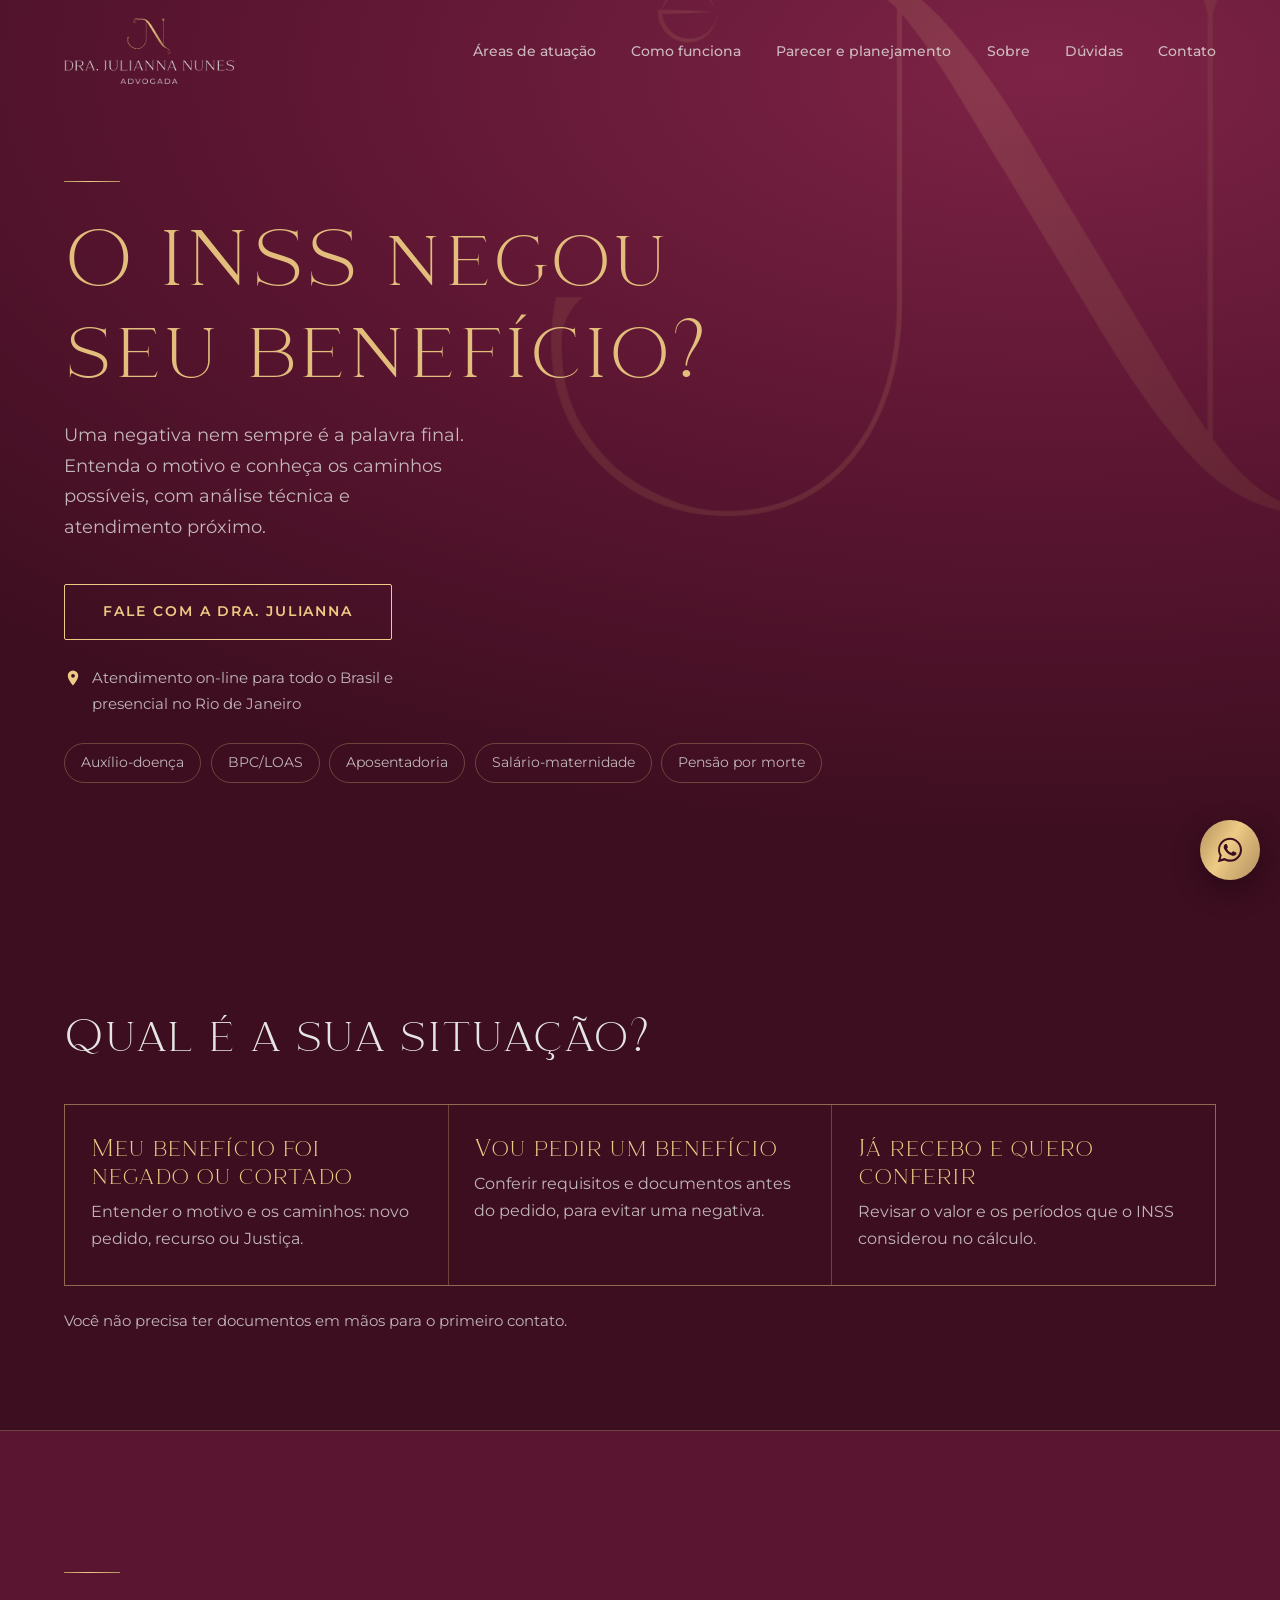
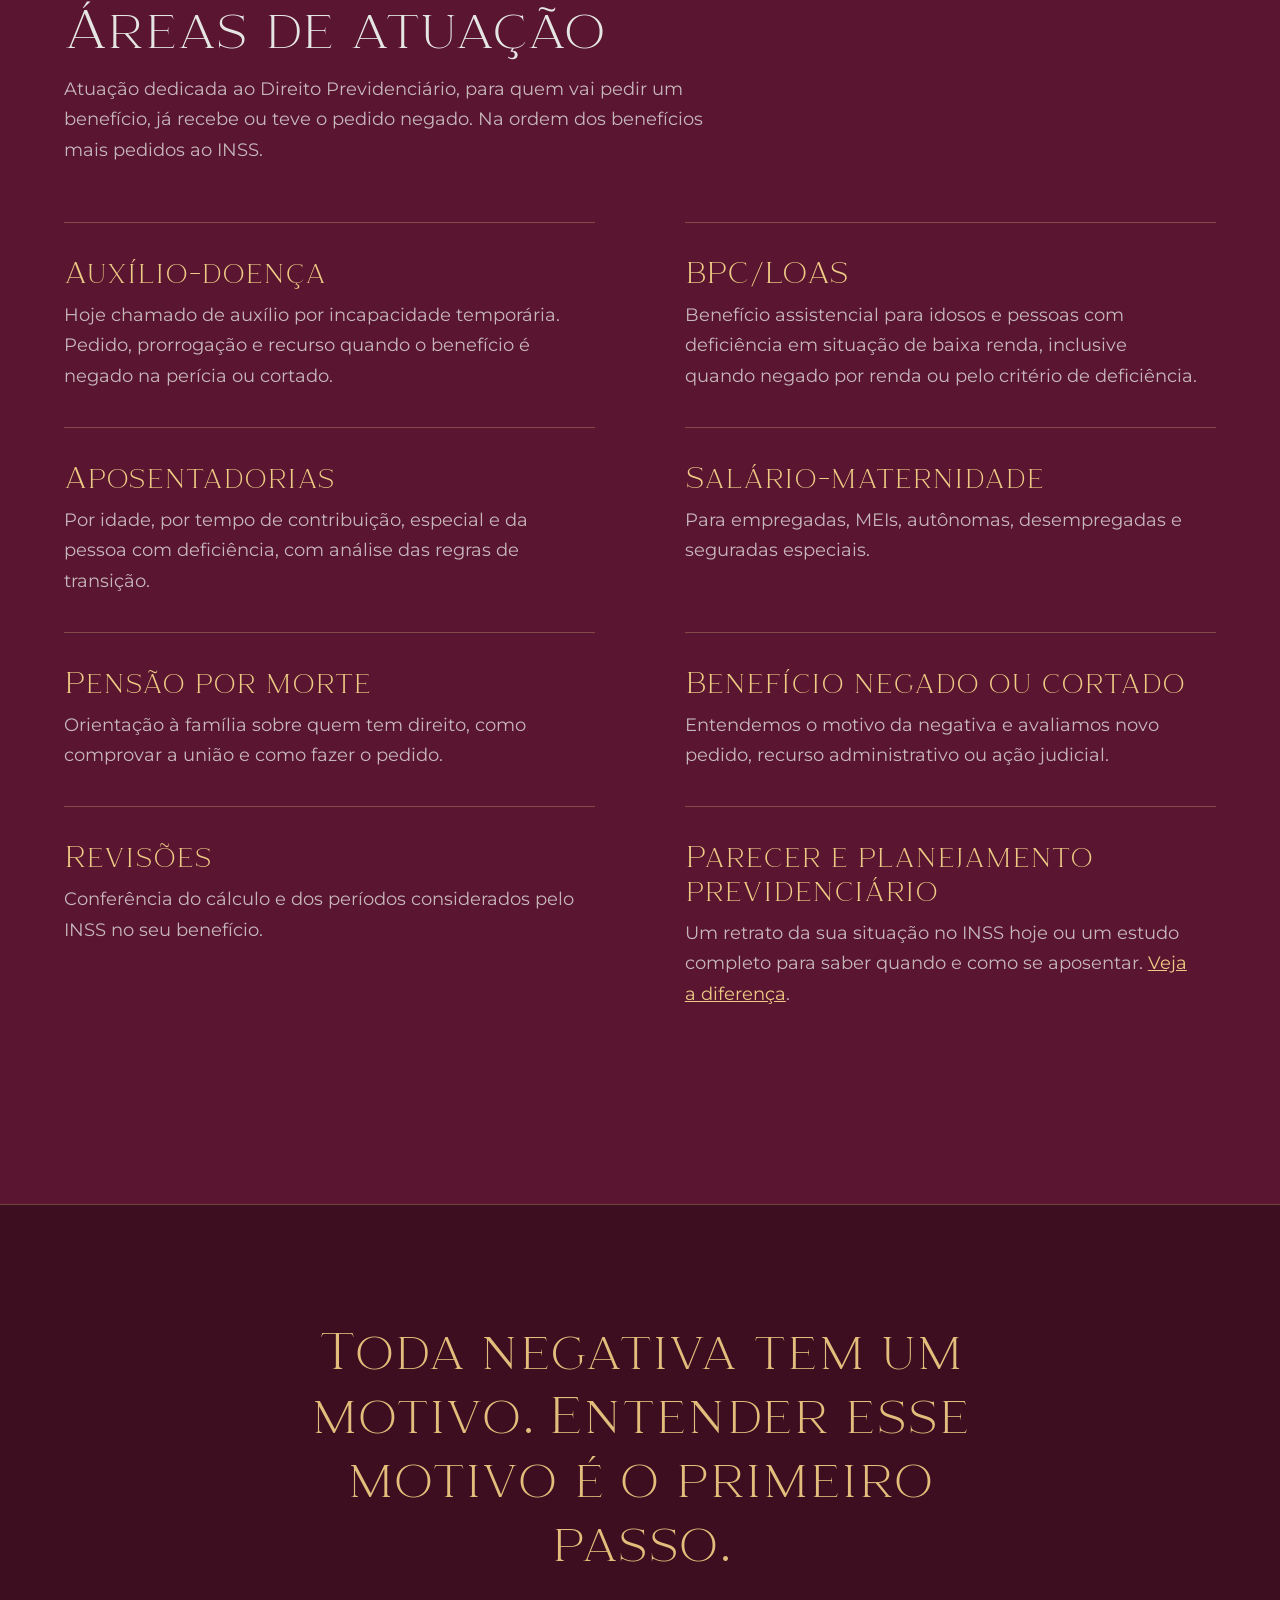
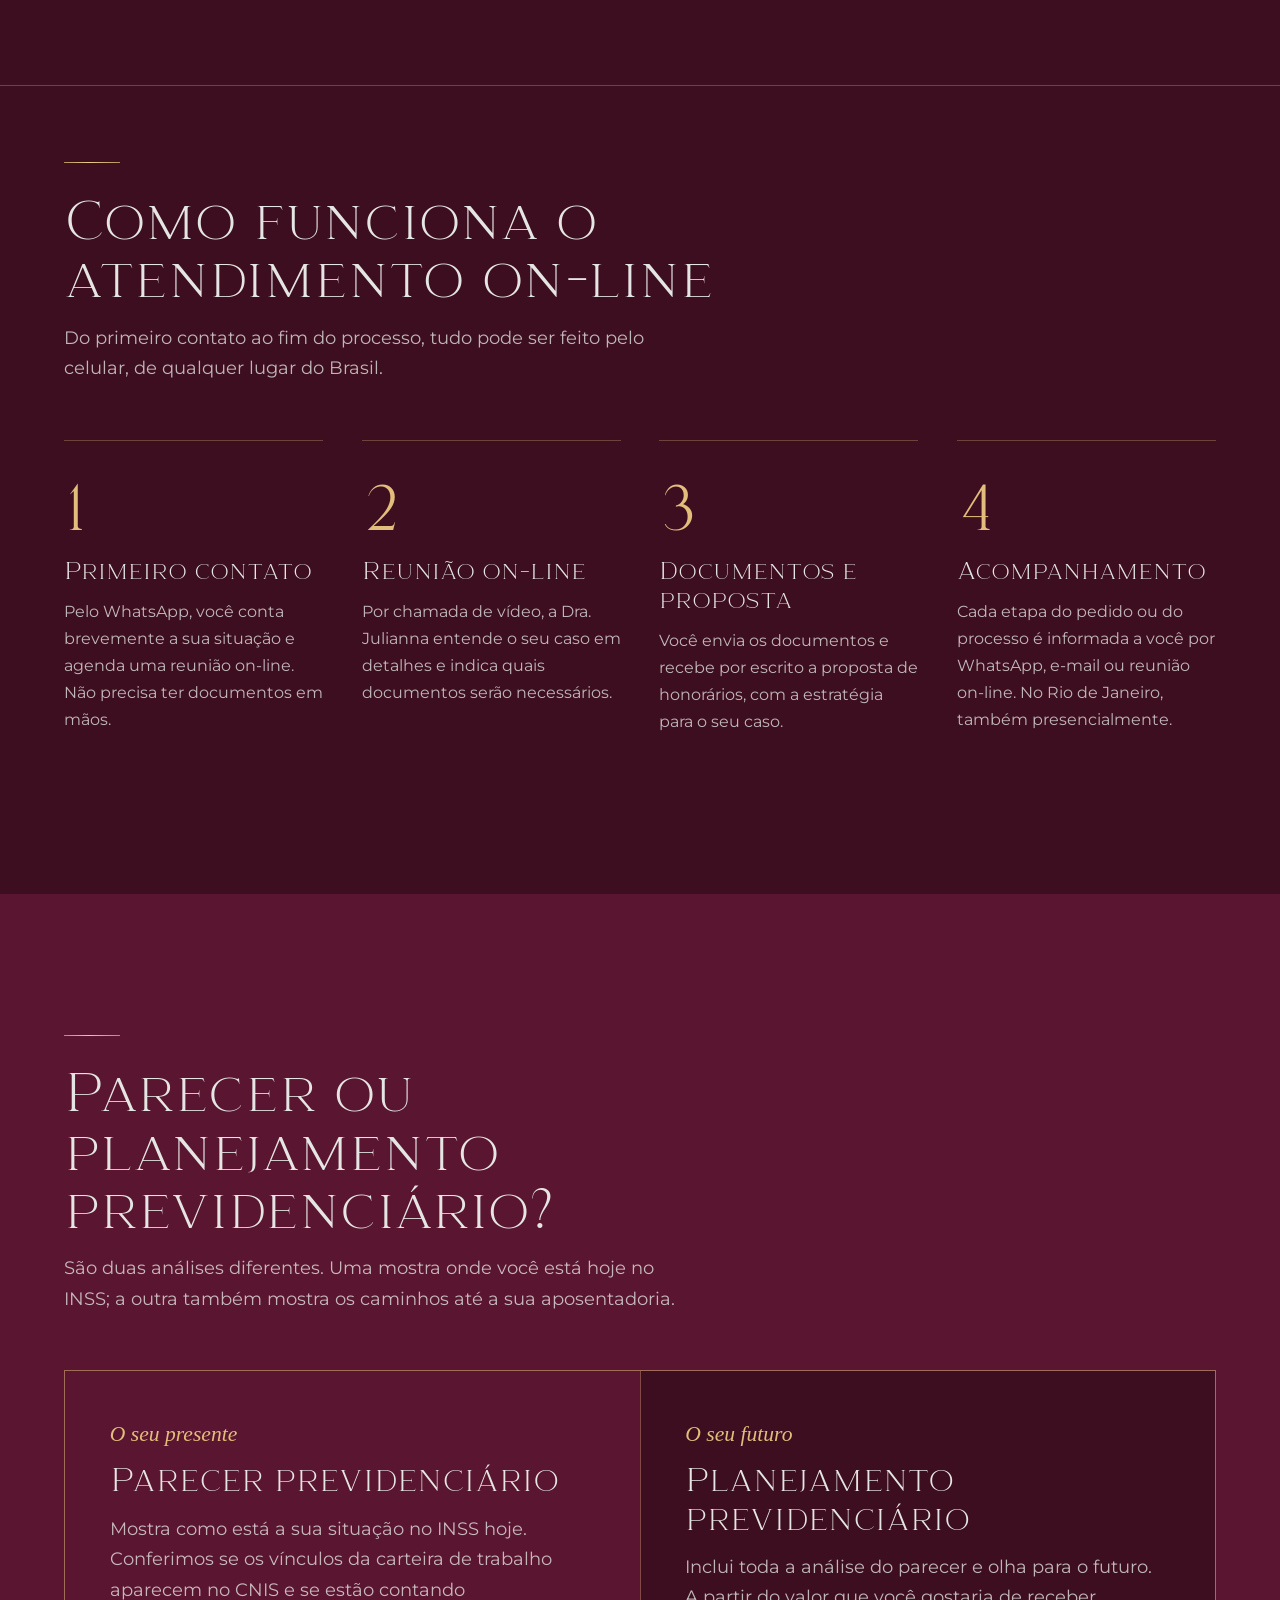
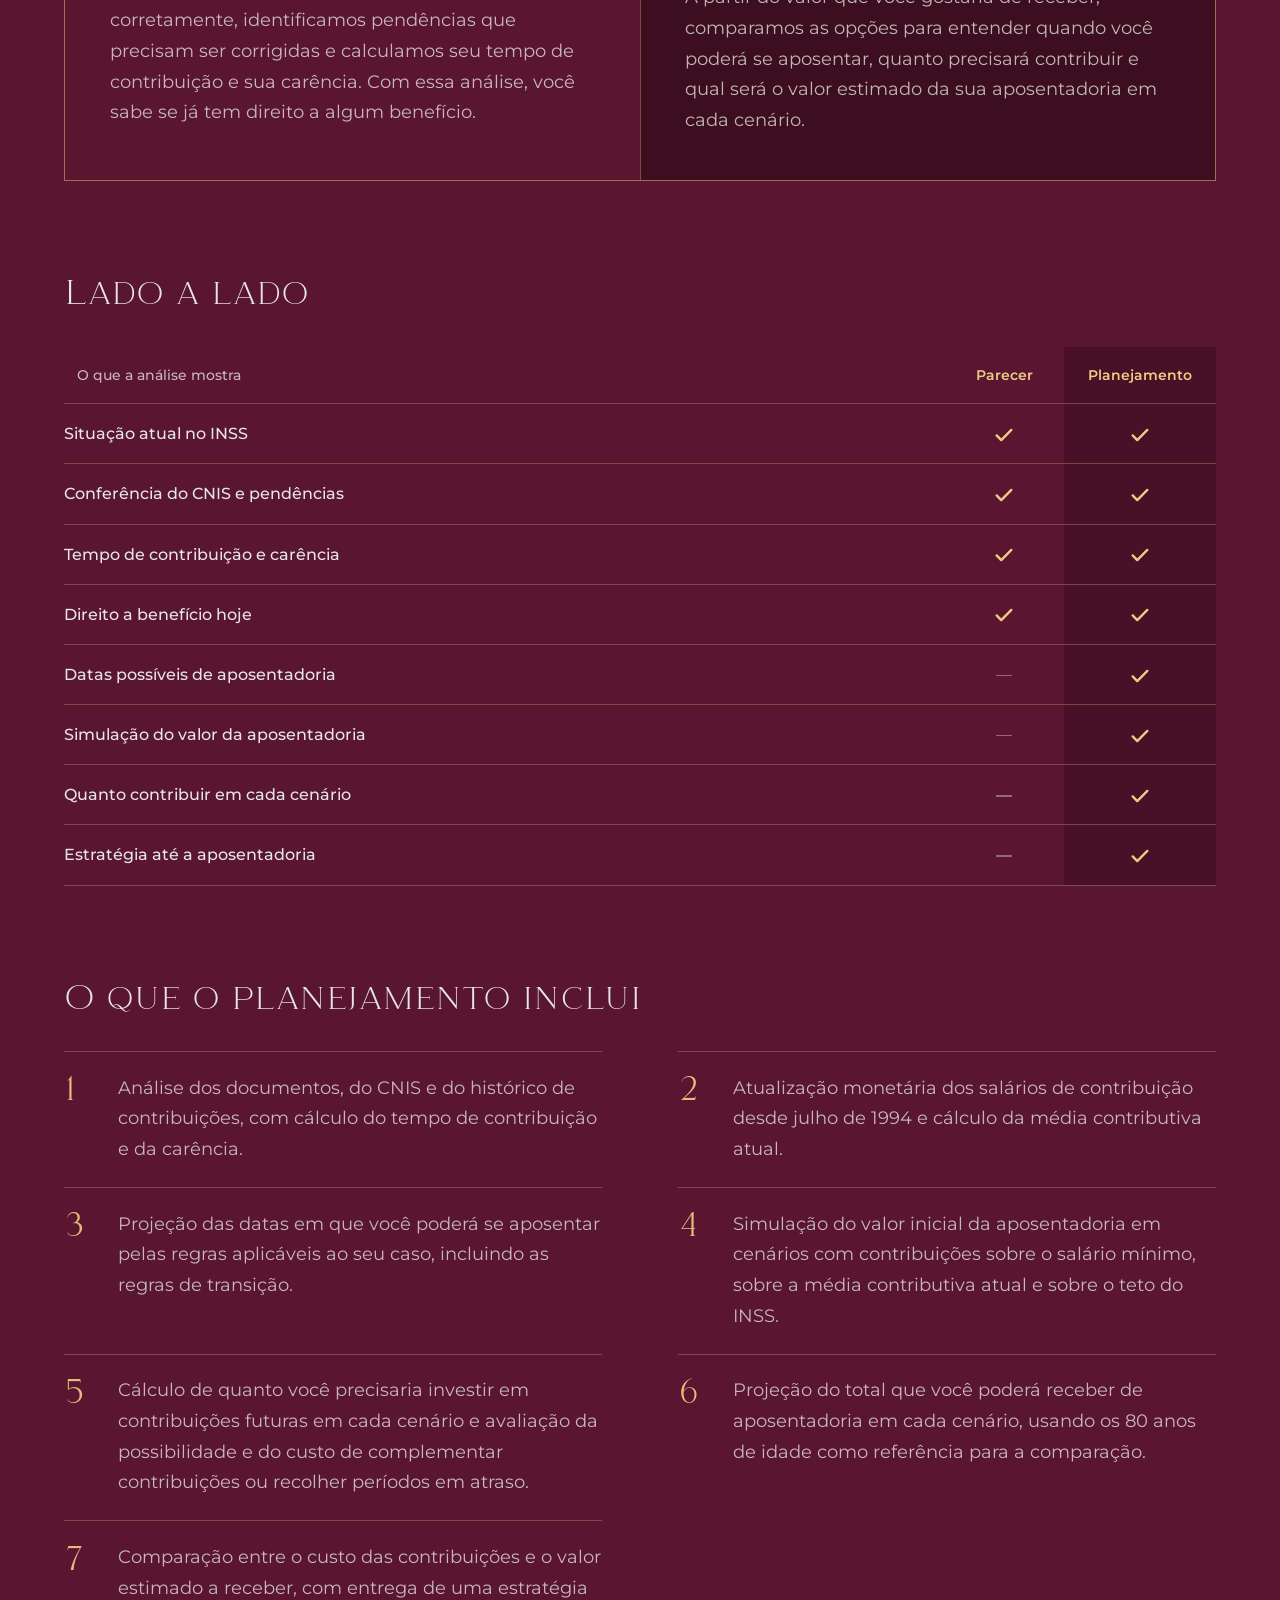
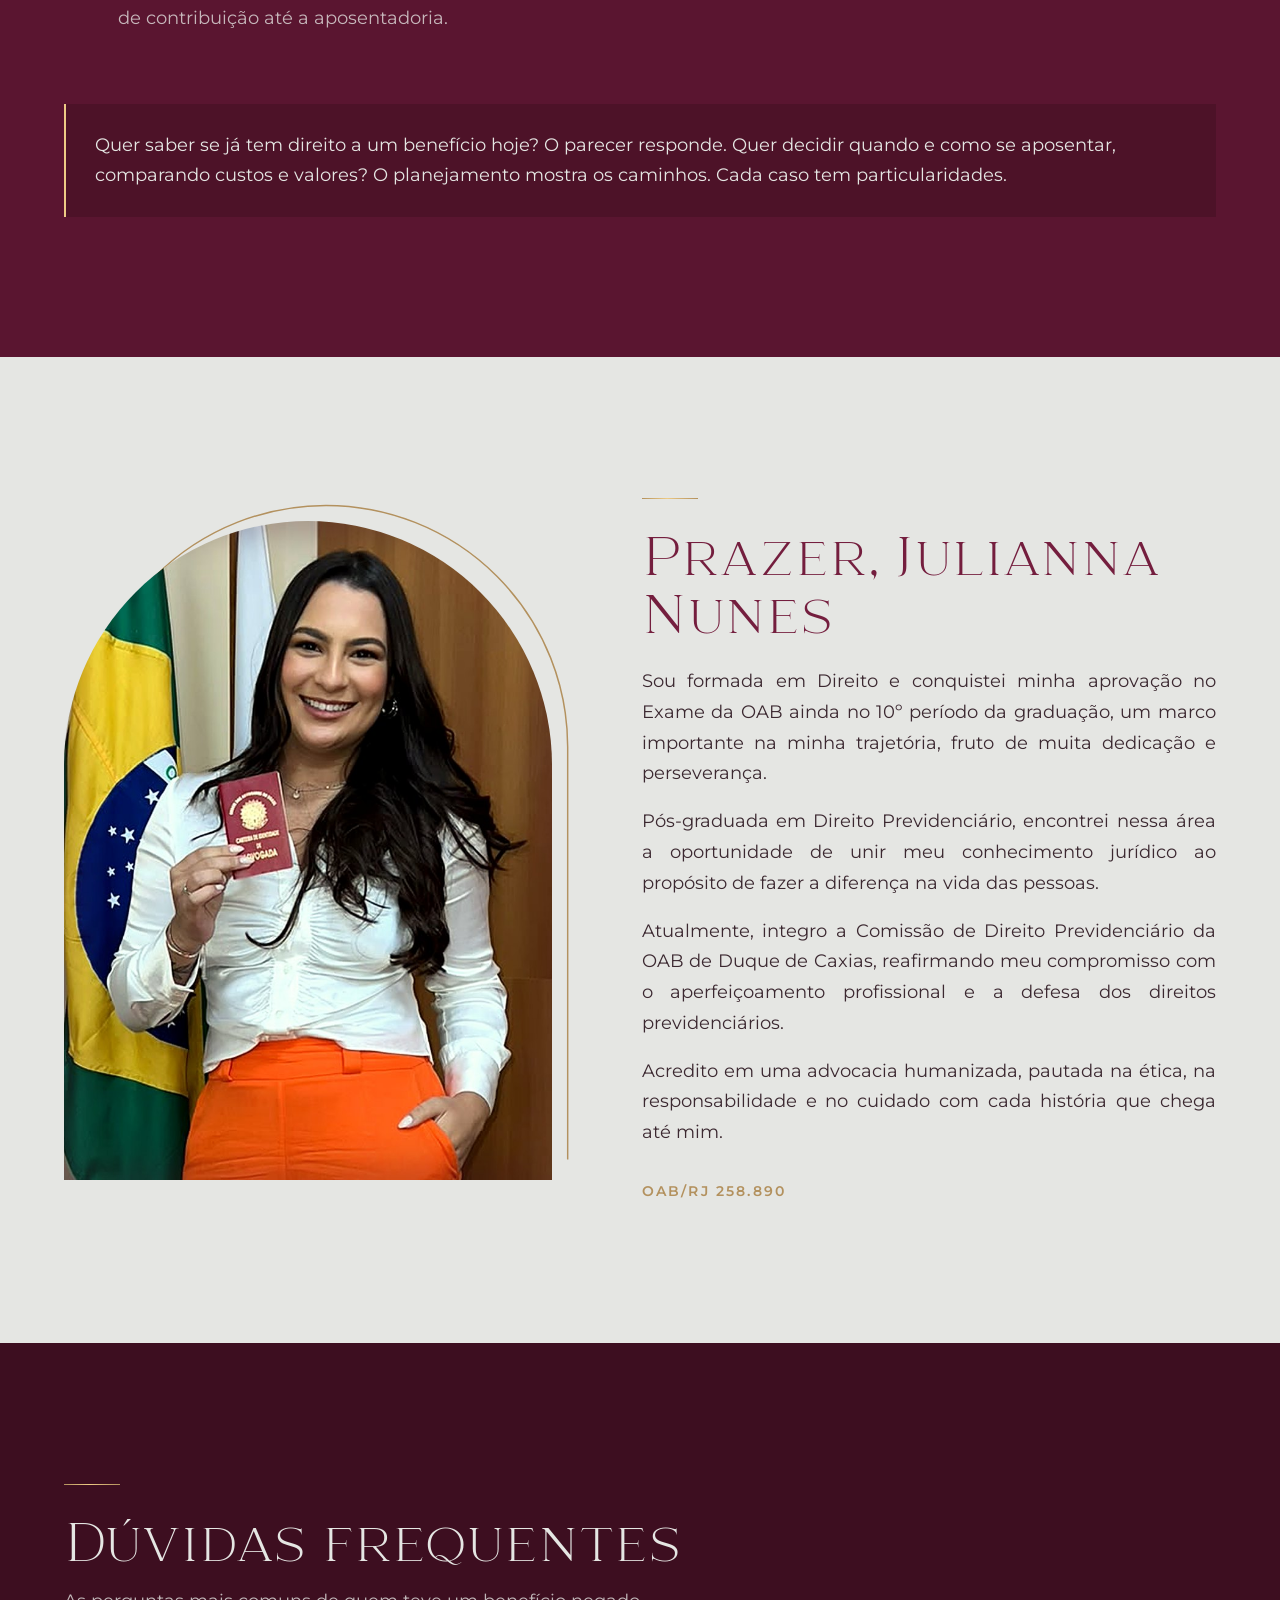
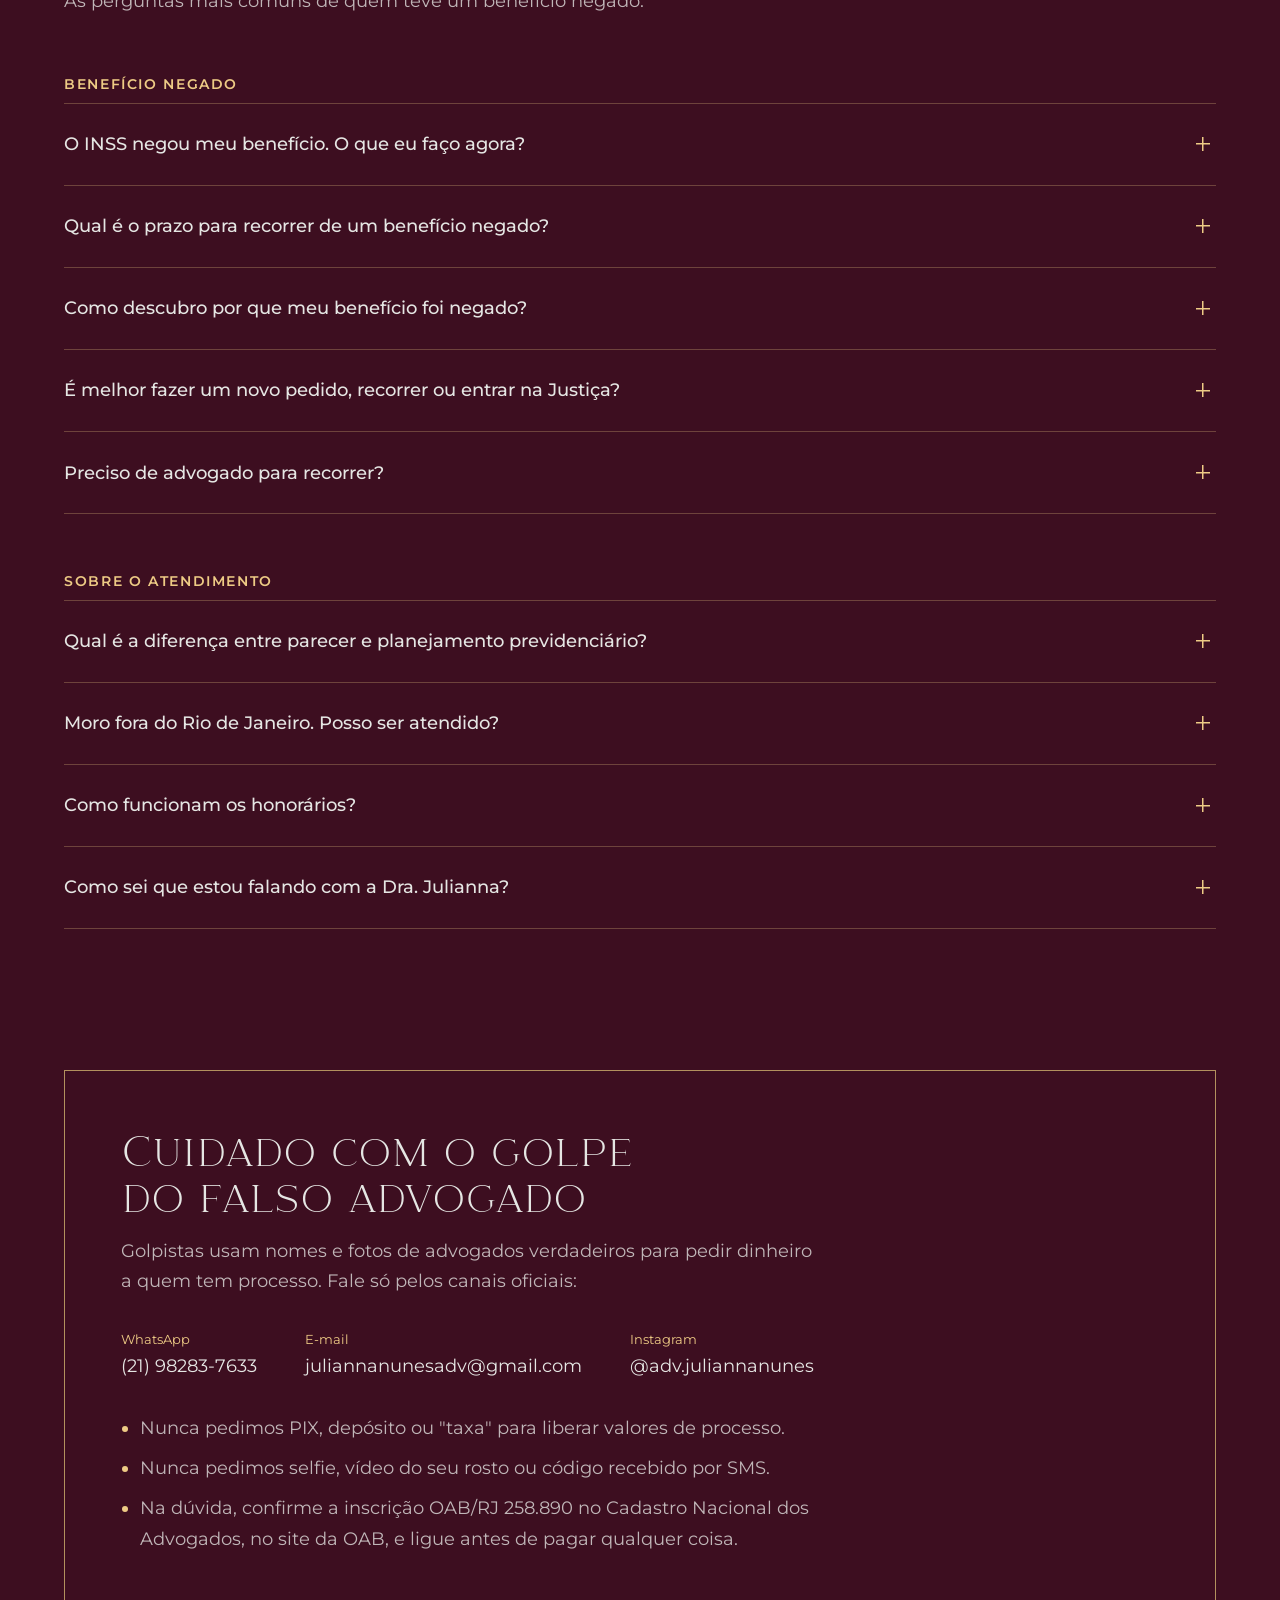
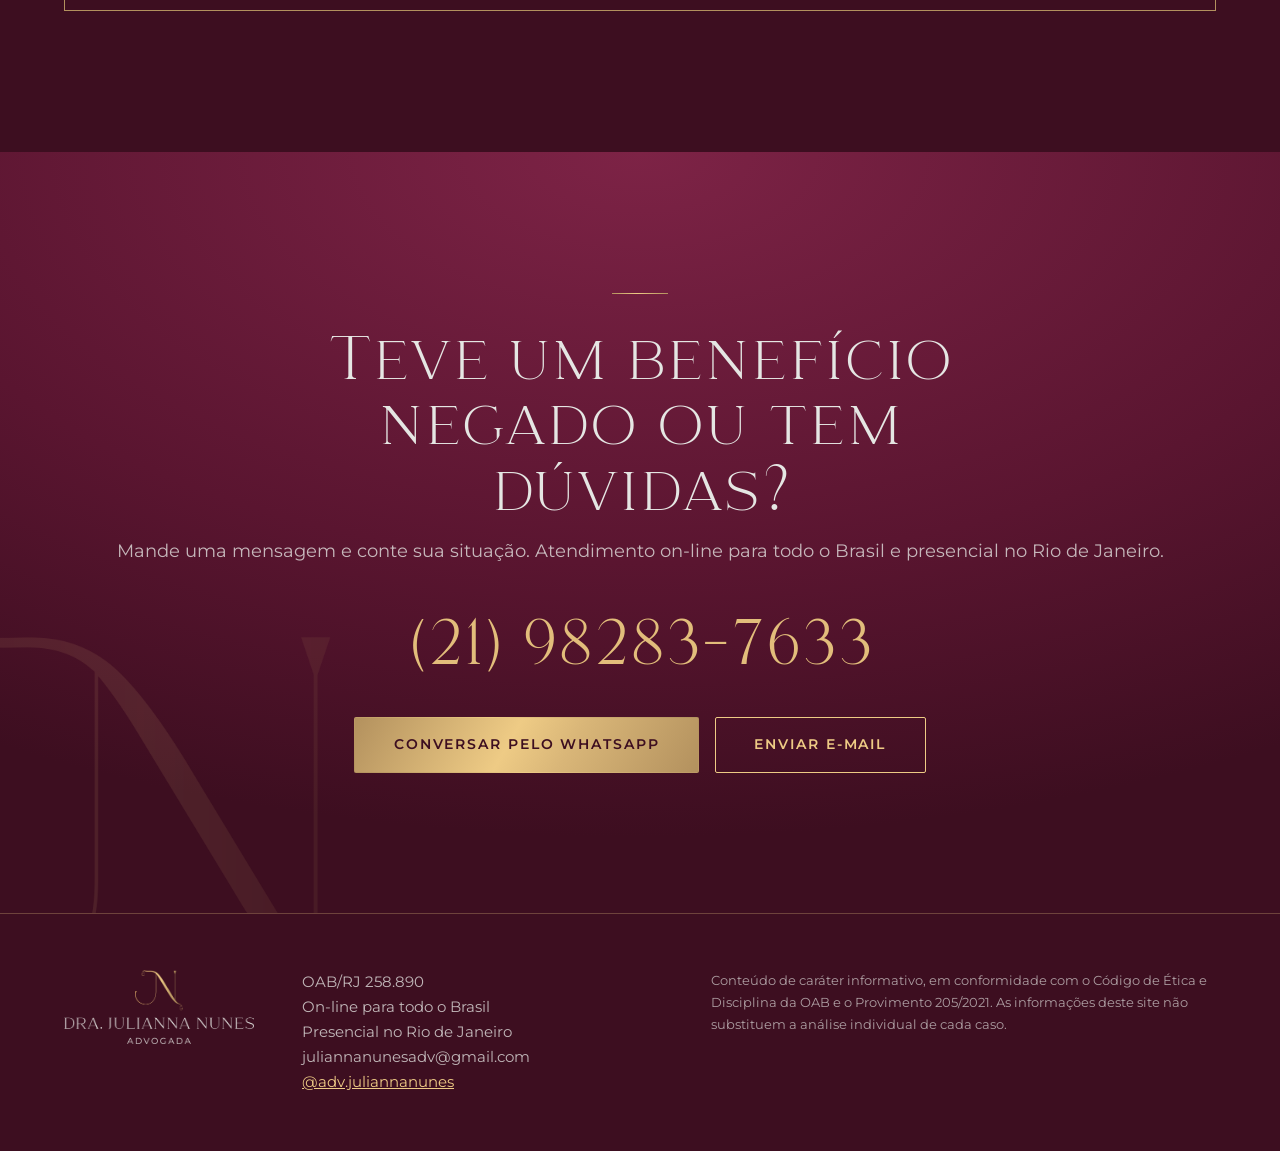
<file: index.html>
<!DOCTYPE html>
<html lang="pt-BR">
<head>
  <meta charset="utf-8">
  <meta name="viewport" content="width=device-width, initial-scale=1">
  <title>Dra. Julianna Nunes | Advogada previdenciária | Benefício negado pelo INSS</title>
  <meta name="description" content="Orientação jurídica em aposentadoria, auxílio-doença, planejamento previdenciário, salário-maternidade e demais benefícios do INSS. Atendimento on-line para todo o Brasil e presencial no Rio de Janeiro. Dra. Julianna Nunes, OAB/RJ 258.890.">
  <meta name="theme-color" content="#5A1530">
  <meta property="og:title" content="Dra. Julianna Nunes | Advogada previdenciária">
  <meta property="og:description" content="O INSS negou seu benefício? Entenda o motivo e os caminhos possíveis.">
  <meta property="og:type" content="website">
  <meta property="og:url" content="https://advjuliannanunes.com/">
  <meta property="og:image" content="https://advjuliannanunes.com/assets/img/og-capa.jpg">
  <meta property="og:locale" content="pt_BR">
  <link rel="alternate" type="text/markdown" href="/llms.txt" title="Resumo para assistentes de IA">
  <link rel="canonical" href="https://advjuliannanunes.com/">
  <link rel="icon" type="image/png" href="assets/img/monograma_dourado.png">
  <link rel="preconnect" href="https://fonts.googleapis.com">
  <link rel="preconnect" href="https://fonts.gstatic.com" crossorigin>
  <link href="https://fonts.googleapis.com/css2?family=Montserrat:wght@400;500;600&display=swap" rel="stylesheet">
  <link rel="stylesheet" href="styles.css">
  <script type="application/ld+json">
{
 "@context": "https://schema.org",
 "@graph": [
  {
   "@type": "WebSite",
   "@id": "https://advjuliannanunes.com/#site",
   "url": "https://advjuliannanunes.com/",
   "name": "Dra. Julianna Nunes | Advogada previdenciária",
   "inLanguage": "pt-BR"
  },
  {
   "@type": [
    "LegalService",
    "Attorney"
   ],
   "@id": "https://advjuliannanunes.com/#escritorio",
   "name": "Dra. Julianna Nunes, Advocacia Previdenciária",
   "url": "https://advjuliannanunes.com/",
   "image": "https://advjuliannanunes.com/assets/img/og-capa.jpg",
   "logo": "https://advjuliannanunes.com/assets/img/monograma_dourado.png",
   "description": "Advocacia previdenciária: benefício do INSS negado ou cortado, auxílio-doença, BPC/LOAS, aposentadorias, salário-maternidade, pensão por morte, revisões e planejamento previdenciário. Atendimento on-line para todo o Brasil e presencial no Rio de Janeiro.",
   "telephone": "+55-21-98283-7633",
   "email": "juliannanunesadv@gmail.com",
   "address": {
    "@type": "PostalAddress",
    "addressLocality": "Rio de Janeiro",
    "addressRegion": "RJ",
    "addressCountry": "BR"
   },
   "areaServed": [
    {
     "@type": "Country",
     "name": "Brasil"
    },
    {
     "@type": "City",
     "name": "Rio de Janeiro"
    }
   ],
   "availableLanguage": "pt-BR",
   "knowsAbout": [
    "Direito Previdenciário",
    "INSS",
    "benefício negado pelo INSS",
    "recurso administrativo INSS",
    "auxílio-doença",
    "auxílio por incapacidade temporária",
    "BPC/LOAS",
    "aposentadoria",
    "regras de transição da aposentadoria",
    "salário-maternidade",
    "pensão por morte",
    "revisão de benefício",
    "planejamento previdenciário",
    "CNIS",
    "parecer previdenciário"
   ],
   "founder": {
    "@id": "https://advjuliannanunes.com/#julianna"
   },
   "sameAs": [
    "https://instagram.com/adv.juliannanunes"
   ],
   "contactPoint": {
    "@type": "ContactPoint",
    "contactType": "atendimento",
    "telephone": "+55-21-98283-7633",
    "availableLanguage": "pt-BR",
    "areaServed": "BR"
   }
  },
  {
   "@type": "Person",
   "@id": "https://advjuliannanunes.com/#julianna",
   "name": "Julianna Nunes",
   "honorificPrefix": "Dra.",
   "jobTitle": "Advogada previdenciária",
   "identifier": {
    "@type": "PropertyValue",
    "propertyID": "OAB/RJ",
    "value": "258.890"
   },
   "worksFor": {
    "@id": "https://advjuliannanunes.com/#escritorio"
   },
   "sameAs": [
    "https://instagram.com/adv.juliannanunes"
   ],
   "description": "Advogada formada em Direito, aprovada no Exame da OAB ainda no 10º período da graduação, pós-graduada em Direito Previdenciário e integrante da Comissão de Direito Previdenciário da OAB de Duque de Caxias.",
   "hasCredential": [
    {
     "@type": "EducationalOccupationalCredential",
     "credentialCategory": "Pós-graduação",
     "name": "Pós-graduação em Direito Previdenciário"
    }
   ],
   "memberOf": {
    "@type": "Organization",
    "name": "Comissão de Direito Previdenciário da OAB Duque de Caxias"
   },
   "knowsAbout": [
    "Direito Previdenciário",
    "INSS",
    "benefício negado pelo INSS"
   ]
  },
  {
   "@type": "FAQPage",
   "@id": "https://advjuliannanunes.com/#duvidas",
   "mainEntity": [
    {
     "@type": "Question",
     "name": "O INSS negou meu benefício. O que eu faço agora?",
     "acceptedAnswer": {
      "@type": "Answer",
      "text": "Primeiro, descubra o motivo da negativa. Depois, há três caminhos possíveis: fazer um novo pedido com os documentos que faltaram, apresentar recurso ao próprio INSS ou entrar com ação na Justiça. A escolha depende do motivo e das provas do seu caso."
     }
    },
    {
     "@type": "Question",
     "name": "Qual é o prazo para recorrer de um benefício negado?",
     "acceptedAnswer": {
      "@type": "Answer",
      "text": "O recurso administrativo deve ser apresentado em até 30 dias, contados da data em que você tomou conhecimento da decisão. É gratuito e pode ser feito pelo Meu INSS ou pela Central 135. Perdido esse prazo, ainda é possível fazer um novo pedido ou buscar a Justiça."
     }
    },
    {
     "@type": "Question",
     "name": "Como descubro por que meu benefício foi negado?",
     "acceptedAnswer": {
      "@type": "Answer",
      "text": "No site ou aplicativo Meu INSS, entre em \"Consultar pedidos\", encontre o seu pedido e abra os detalhes. Lá ficam a decisão e a carta com o motivo do indeferimento. Entre os motivos mais comuns estão a incapacidade não comprovada na perícia, renda acima do limite no BPC e tempo de contribuição insuficiente."
     }
    },
    {
     "@type": "Question",
     "name": "É melhor fazer um novo pedido, recorrer ou entrar na Justiça?",
     "acceptedAnswer": {
      "@type": "Answer",
      "text": "Depende do motivo. Quando faltou um documento, um novo pedido costuma resolver, mas o benefício passa a contar da nova data. Quando o INSS avaliou mal as provas, o recurso ou a ação judicial podem garantir os valores desde o primeiro pedido. Por isso vale analisar o caso antes de escolher."
     }
    },
    {
     "@type": "Question",
     "name": "Preciso de advogado para recorrer?",
     "acceptedAnswer": {
      "@type": "Answer",
      "text": "Não é obrigatório: o próprio segurado pode apresentar o recurso. A orientação de uma advogada ajuda a entender o motivo da negativa, reunir as provas certas e escolher o caminho mais adequado para o seu caso."
     }
    },
    {
     "@type": "Question",
     "name": "Qual é a diferença entre parecer e planejamento previdenciário?",
     "acceptedAnswer": {
      "@type": "Answer",
      "text": "O parecer mostra a sua situação no INSS hoje: vínculos no CNIS, pendências, tempo de contribuição, carência e se você já tem direito a algum benefício. O planejamento inclui tudo isso e projeta o futuro: quando você poderá se aposentar, quanto precisará contribuir e o valor estimado da aposentadoria em cada cenário."
     }
    },
    {
     "@type": "Question",
     "name": "Moro fora do Rio de Janeiro. Posso ser atendido?",
     "acceptedAnswer": {
      "@type": "Answer",
      "text": "Sim. O atendimento é on-line para todo o Brasil: contato pelo WhatsApp, reunião por chamada de vídeo e envio dos documentos pela internet. Quem está no Rio de Janeiro também pode ser atendido presencialmente."
     }
    },
    {
     "@type": "Question",
     "name": "Como funcionam os honorários?",
     "acceptedAnswer": {
      "@type": "Answer",
      "text": "Dependem do tipo de caso e do trabalho necessário. Você recebe a proposta por escrito, com o que está incluído, antes de decidir contratar."
     }
    },
    {
     "@type": "Question",
     "name": "Como sei que estou falando com a Dra. Julianna?",
     "acceptedAnswer": {
      "@type": "Answer",
      "text": "Os únicos canais oficiais são os desta página: WhatsApp (21) 98283-7633, e-mail juliannanunesadv@gmail.com e Instagram @adv.juliannanunes. Veja abaixo como se proteger de golpes."
     }
    }
   ]
  }
 ]
}
  </script>
</head>
<body>
  <a class="skip" href="#conteudo">Pular para o conteúdo</a>

  <header class="topo">
    <a class="marca" href="#inicio"><img src="assets/img/logo_completo_claro.png" alt="Dra. Julianna Nunes, Advogada" width="170" height="66"></a>
    <nav class="menu" id="menu" aria-label="Seções">
      <a href="#areas">Áreas de atuação</a>
      <a href="#como-funciona">Como funciona</a>
      <a href="#parecer-planejamento">Parecer e planejamento</a>
      <a href="#sobre">Sobre</a>
      <a href="#duvidas">Dúvidas</a>
      <a href="#contato">Contato</a>
    </nav>
    <button class="menu-botao" aria-expanded="false" aria-controls="menu" aria-label="Abrir menu"><span></span><span></span></button>
  </header>

  <main id="conteudo">
    <section class="hero" id="inicio">
      <img class="hero-mono" src="assets/img/monograma_dourado.png" alt="" aria-hidden="true">
      <div class="hero-conteudo">
        <span class="filete" aria-hidden="true"></span>
        <h1 class="ouro">O INSS negou seu benefício?</h1>
        <p class="hero-sub">Uma negativa nem sempre é a palavra final. Entenda o motivo e conheça os caminhos possíveis, com análise técnica e atendimento próximo.</p>
        <a class="botao" href="https://wa.me/5521982837633?text=Ol%C3%A1%2C%20Dra.%20Julianna.%20Gostaria%20de%20tirar%20uma%20d%C3%BAvida%20sobre%20meu%20benef%C3%ADcio%20do%20INSS." target="_blank" rel="noopener">Fale com a Dra. Julianna</a>
        <p class="hero-local"><svg viewBox="0 0 24 24" aria-hidden="true"><path d="M12 2a7 7 0 0 0-7 7c0 5.2 7 13 7 13s7-7.8 7-13a7 7 0 0 0-7-7zm0 9.5A2.5 2.5 0 1 1 12 6.5a2.5 2.5 0 0 1 0 5z"/></svg>Atendimento on-line para todo o Brasil e presencial no Rio de Janeiro</p>
        <ul class="hero-areas" aria-label="Principais áreas">
          <li><a href="#areas">Auxílio-doença</a></li>
          <li><a href="#areas">BPC/LOAS</a></li>
          <li><a href="#areas">Aposentadoria</a></li>
          <li><a href="#areas">Salário-maternidade</a></li>
          <li><a href="#areas">Pensão por morte</a></li>
        </ul>
      </div>
    </section>


    <section class="situacao" aria-labelledby="situacao-titulo">
      <h2 id="situacao-titulo">Qual é a sua situação?</h2>
      <div class="situacao-opcoes">
        <a href="https://wa.me/5521982837633?text=Ol%C3%A1%2C%20Dra.%20Julianna.%20Meu%20benef%C3%ADcio%20do%20INSS%20foi%20negado%20%28ou%20cortado%29%20e%20quero%20entender%20o%20que%20fazer." target="_blank" rel="noopener">
          <strong>Meu benefício foi negado ou cortado</strong>
          <span>Entender o motivo e os caminhos: novo pedido, recurso ou Justiça.</span>
        </a>
        <a href="https://wa.me/5521982837633?text=Ol%C3%A1%2C%20Dra.%20Julianna.%20Vou%20pedir%20um%20benef%C3%ADcio%20do%20INSS%20e%20quero%20orienta%C3%A7%C3%A3o%20antes%20de%20fazer%20o%20pedido." target="_blank" rel="noopener">
          <strong>Vou pedir um benefício</strong>
          <span>Conferir requisitos e documentos antes do pedido, para evitar uma negativa.</span>
        </a>
        <a href="https://wa.me/5521982837633?text=Ol%C3%A1%2C%20Dra.%20Julianna.%20J%C3%A1%20recebo%20um%20benef%C3%ADcio%20do%20INSS%20e%20quero%20saber%20se%20o%20valor%20est%C3%A1%20correto." target="_blank" rel="noopener">
          <strong>Já recebo e quero conferir</strong>
          <span>Revisar o valor e os períodos que o INSS considerou no cálculo.</span>
        </a>
      </div>
      <p class="situacao-nota">Você não precisa ter documentos em mãos para o primeiro contato.</p>
    </section>

    <section class="areas" id="areas" aria-labelledby="areas-titulo">
      <div class="cabeca">
        <span class="filete" aria-hidden="true"></span>
        <h2 id="areas-titulo">Áreas de atuação</h2>
        <p>Atuação dedicada ao Direito Previdenciário, para quem vai pedir um benefício, já recebe ou teve o pedido negado. Na ordem dos benefícios mais pedidos ao INSS.</p>
      </div>
      <ul class="areas-lista">
        <li><h3>Auxílio-doença</h3><p>Hoje chamado de auxílio por incapacidade temporária. Pedido, prorrogação e recurso quando o benefício é negado na perícia ou cortado.</p></li>
        <li><h3>BPC/LOAS</h3><p>Benefício assistencial para idosos e pessoas com deficiência em situação de baixa renda, inclusive quando negado por renda ou pelo critério de deficiência.</p></li>
        <li><h3>Aposentadorias</h3><p>Por idade, por tempo de contribuição, especial e da pessoa com deficiência, com análise das regras de transição.</p></li>
        <li><h3>Salário-maternidade</h3><p>Para empregadas, MEIs, autônomas, desempregadas e seguradas especiais.</p></li>
        <li><h3>Pensão por morte</h3><p>Orientação à família sobre quem tem direito, como comprovar a união e como fazer o pedido.</p></li>
        <li><h3>Benefício negado ou cortado</h3><p>Entendemos o motivo da negativa e avaliamos novo pedido, recurso administrativo ou ação judicial.</p></li>
        <li><h3>Revisões</h3><p>Conferência do cálculo e dos períodos considerados pelo INSS no seu benefício.</p></li>
        <li><h3>Parecer e planejamento previdenciário</h3><p>Um retrato da sua situação no INSS hoje ou um estudo completo para saber quando e como se aposentar. <a href="#parecer-planejamento">Veja a diferença</a>.</p></li>
      </ul>
    </section>

    <section class="frase" aria-label="Princípio de trabalho">
      <p class="ouro">Toda negativa tem um motivo. Entender esse motivo é o primeiro passo.</p>
    </section>

    <section class="processo" id="como-funciona" aria-labelledby="processo-titulo">
      <div class="cabeca">
        <span class="filete" aria-hidden="true"></span>
        <h2 id="processo-titulo">Como funciona o atendimento on-line</h2>
        <p>Do primeiro contato ao fim do processo, tudo pode ser feito pelo celular, de qualquer lugar do Brasil.</p>
      </div>
      <ol class="passos">
        <li><span class="passo-n ouro">1</span><h3>Primeiro contato</h3><p>Pelo WhatsApp, você conta brevemente a sua situação e agenda uma reunião on-line. Não precisa ter documentos em mãos.</p></li>
        <li><span class="passo-n ouro">2</span><h3>Reunião on-line</h3><p>Por chamada de vídeo, a Dra. Julianna entende o seu caso em detalhes e indica quais documentos serão necessários.</p></li>
        <li><span class="passo-n ouro">3</span><h3>Documentos e proposta</h3><p>Você envia os documentos e recebe por escrito a proposta de honorários, com a estratégia para o seu caso.</p></li>
        <li><span class="passo-n ouro">4</span><h3>Acompanhamento</h3><p>Cada etapa do pedido ou do processo é informada a você por WhatsApp, e-mail ou reunião on-line. No Rio de Janeiro, também presencialmente.</p></li>
      </ol>
    </section>


    <section class="analises" id="parecer-planejamento" aria-labelledby="analises-titulo">
      <div class="cabeca">
        <span class="filete" aria-hidden="true"></span>
        <h2 id="analises-titulo">Parecer ou planejamento previdenciário?</h2>
        <p>São duas análises diferentes. Uma mostra onde você está hoje no INSS; a outra também mostra os caminhos até a sua aposentadoria.</p>
      </div>
      <div class="analises-duas">
        <article>
          <p class="analises-rotulo ouro">O seu presente</p>
          <h3>Parecer previdenciário</h3>
          <p>Mostra como está a sua situação no INSS hoje. Conferimos se os vínculos da carteira de trabalho aparecem no CNIS e se estão contando corretamente, identificamos pendências que precisam ser corrigidas e calculamos seu tempo de contribuição e sua carência. Com essa análise, você sabe se já tem direito a algum benefício.</p>
        </article>
        <article>
          <p class="analises-rotulo ouro">O seu futuro</p>
          <h3>Planejamento previdenciário</h3>
          <p>Inclui toda a análise do parecer e olha para o futuro. A partir do valor que você gostaria de receber, comparamos as opções para entender quando você poderá se aposentar, quanto precisará contribuir e qual será o valor estimado da sua aposentadoria em cada cenário.</p>
        </article>
      </div>

      <h3 class="analises-sub">Lado a lado</h3>
      <div class="tabela-rolagem">
        <table class="comparativo">
          <thead><tr><th scope="col">O que a análise mostra</th><th scope="col">Parecer</th><th scope="col" class="col-plan">Planejamento</th></tr></thead>
          <tbody>
            <tr><th scope="row">Situação atual no INSS</th><td><span class="sim" aria-label="Sim"></span></td><td class="col-plan"><span class="sim" aria-label="Sim"></span></td></tr>
            <tr><th scope="row">Conferência do CNIS e pendências</th><td><span class="sim" aria-label="Sim"></span></td><td class="col-plan"><span class="sim" aria-label="Sim"></span></td></tr>
            <tr><th scope="row">Tempo de contribuição e carência</th><td><span class="sim" aria-label="Sim"></span></td><td class="col-plan"><span class="sim" aria-label="Sim"></span></td></tr>
            <tr><th scope="row">Direito a benefício hoje</th><td><span class="sim" aria-label="Sim"></span></td><td class="col-plan"><span class="sim" aria-label="Sim"></span></td></tr>
            <tr><th scope="row">Datas possíveis de aposentadoria</th><td><span class="nao" aria-label="Não"></span></td><td class="col-plan"><span class="sim" aria-label="Sim"></span></td></tr>
            <tr><th scope="row">Simulação do valor da aposentadoria</th><td><span class="nao" aria-label="Não"></span></td><td class="col-plan"><span class="sim" aria-label="Sim"></span></td></tr>
            <tr><th scope="row">Quanto contribuir em cada cenário</th><td><span class="nao" aria-label="Não"></span></td><td class="col-plan"><span class="sim" aria-label="Sim"></span></td></tr>
            <tr><th scope="row">Estratégia até a aposentadoria</th><td><span class="nao" aria-label="Não"></span></td><td class="col-plan"><span class="sim" aria-label="Sim"></span></td></tr>
          </tbody>
        </table>
      </div>

      <h3 class="analises-sub">O que o planejamento inclui</h3>
      <ol class="inclui">
        <li>Análise dos documentos, do CNIS e do histórico de contribuições, com cálculo do tempo de contribuição e da carência.</li>
        <li>Atualização monetária dos salários de contribuição desde julho de 1994 e cálculo da média contributiva atual.</li>
        <li>Projeção das datas em que você poderá se aposentar pelas regras aplicáveis ao seu caso, incluindo as regras de transição.</li>
        <li>Simulação do valor inicial da aposentadoria em cenários com contribuições sobre o salário mínimo, sobre a média contributiva atual e sobre o teto do INSS.</li>
        <li>Cálculo de quanto você precisaria investir em contribuições futuras em cada cenário e avaliação da possibilidade e do custo de complementar contribuições ou recolher períodos em atraso.</li>
        <li>Projeção do total que você poderá receber de aposentadoria em cada cenário, usando os 80 anos de idade como referência para a comparação.</li>
        <li>Comparação entre o custo das contribuições e o valor estimado a receber, com entrega de uma estratégia de contribuição até a aposentadoria.</li>
      </ol>
      <p class="analises-escolha">Quer saber se já tem direito a um benefício hoje? O parecer responde. Quer decidir quando e como se aposentar, comparando custos e valores? O planejamento mostra os caminhos. Cada caso tem particularidades.</p>
    </section>

    <section class="sobre" id="sobre" aria-labelledby="sobre-titulo">
      <figure class="sobre-foto">
        <svg class="arco" viewBox="0 0 400 540" aria-hidden="true"><path d="M2 538 V200 A198 198 0 0 1 398 200 V538"/></svg>
        <img src="assets/img/julianna.jpg" alt="Dra. Julianna Nunes, advogada previdenciária, segurando a carteira da OAB" width="800" height="1080" loading="lazy">
      </figure>
      <div class="sobre-texto">
        <span class="filete" aria-hidden="true"></span>
        <h2 id="sobre-titulo">Prazer, Julianna Nunes</h2>
        <p>Sou formada em Direito e conquistei minha aprovação no Exame da OAB ainda no 10º período da graduação, um marco importante na minha trajetória, fruto de muita dedicação e perseverança.</p>
        <p>Pós-graduada em Direito Previdenciário, encontrei nessa área a oportunidade de unir meu conhecimento jurídico ao propósito de fazer a diferença na vida das pessoas.</p>
        <p>Atualmente, integro a Comissão de Direito Previdenciário da OAB de Duque de Caxias, reafirmando meu compromisso com o aperfeiçoamento profissional e a defesa dos direitos previdenciários.</p>
        <p>Acredito em uma advocacia humanizada, pautada na ética, na responsabilidade e no cuidado com cada história que chega até mim.</p>
        <p class="oab">OAB/RJ 258.890</p>
      </div>
    </section>

    <section class="duvidas" id="duvidas" aria-labelledby="duvidas-titulo">
      <div class="cabeca">
        <span class="filete" aria-hidden="true"></span>
        <h2 id="duvidas-titulo">Dúvidas frequentes</h2>
        <p>As perguntas mais comuns de quem teve um benefício negado.</p>
      </div>
      <h3 class="faq-grupo">Benefício negado</h3>
      <div class="faq">
        <details><summary>O INSS negou meu benefício. O que eu faço agora?</summary>
          <p>Primeiro, descubra o motivo da negativa. Depois, há três caminhos possíveis: fazer um novo pedido com os documentos que faltaram, apresentar recurso ao próprio INSS ou entrar com ação na Justiça. A escolha depende do motivo e das provas do seu caso.</p></details>
        <details><summary>Qual é o prazo para recorrer de um benefício negado?</summary>
          <p>O recurso administrativo deve ser apresentado em até 30 dias, contados da data em que você tomou conhecimento da decisão. É gratuito e pode ser feito pelo Meu INSS ou pela Central 135. Perdido esse prazo, ainda é possível fazer um novo pedido ou buscar a Justiça.</p></details>
        <details><summary>Como descubro por que meu benefício foi negado?</summary>
          <p>No site ou aplicativo Meu INSS, entre em "Consultar pedidos", encontre o seu pedido e abra os detalhes. Lá ficam a decisão e a carta com o motivo do indeferimento. Entre os motivos mais comuns estão a incapacidade não comprovada na perícia, renda acima do limite no BPC e tempo de contribuição insuficiente.</p></details>
        <details><summary>É melhor fazer um novo pedido, recorrer ou entrar na Justiça?</summary>
          <p>Depende do motivo. Quando faltou um documento, um novo pedido costuma resolver, mas o benefício passa a contar da nova data. Quando o INSS avaliou mal as provas, o recurso ou a ação judicial podem garantir os valores desde o primeiro pedido. Por isso vale analisar o caso antes de escolher.</p></details>
        <details><summary>Preciso de advogado para recorrer?</summary>
          <p>Não é obrigatório: o próprio segurado pode apresentar o recurso. A orientação de uma advogada ajuda a entender o motivo da negativa, reunir as provas certas e escolher o caminho mais adequado para o seu caso.</p></details>
      </div>
      <h3 class="faq-grupo">Sobre o atendimento</h3>
      <div class="faq">
        <details><summary>Qual é a diferença entre parecer e planejamento previdenciário?</summary>
          <p>O parecer mostra a sua situação no INSS hoje: vínculos no CNIS, pendências, tempo de contribuição, carência e se você já tem direito a algum benefício. O planejamento inclui tudo isso e projeta o futuro: quando você poderá se aposentar, quanto precisará contribuir e o valor estimado da aposentadoria em cada cenário.</p></details>
        <details><summary>Moro fora do Rio de Janeiro. Posso ser atendido?</summary>
          <p>Sim. O atendimento é on-line para todo o Brasil: contato pelo WhatsApp, reunião por chamada de vídeo e envio dos documentos pela internet. Quem está no Rio de Janeiro também pode ser atendido presencialmente.</p></details>
        <details><summary>Como funcionam os honorários?</summary>
          <p>Dependem do tipo de caso e do trabalho necessário. Você recebe a proposta por escrito, com o que está incluído, antes de decidir contratar.</p></details>
        <details><summary>Como sei que estou falando com a Dra. Julianna?</summary>
          <p>Os únicos canais oficiais são os desta página: WhatsApp (21) 98283-7633, e-mail juliannanunesadv@gmail.com e Instagram @adv.juliannanunes. Veja abaixo como se proteger de golpes.</p></details>
      </div>
    </section>


    <section class="seguranca" id="seguranca" aria-labelledby="seguranca-titulo">
      <div class="seguranca-caixa">
        <h2 id="seguranca-titulo">Cuidado com o golpe do falso advogado</h2>
        <p>Golpistas usam nomes e fotos de advogados verdadeiros para pedir dinheiro a quem tem processo. Fale só pelos canais oficiais:</p>
        <ul class="canais">
          <li><span>WhatsApp</span>(21) 98283-7633</li>
          <li><span>E-mail</span>juliannanunesadv@gmail.com</li>
          <li><span>Instagram</span>@adv.juliannanunes</li>
        </ul>
        <ul class="regras">
          <li>Nunca pedimos PIX, depósito ou "taxa" para liberar valores de processo.</li>
          <li>Nunca pedimos selfie, vídeo do seu rosto ou código recebido por SMS.</li>
          <li>Na dúvida, confirme a inscrição OAB/RJ 258.890 no Cadastro Nacional dos Advogados, no site da OAB, e ligue antes de pagar qualquer coisa.</li>
        </ul>
      </div>
    </section>

    <section class="contato" id="contato" aria-labelledby="contato-titulo">
      <img class="contato-mono" src="assets/img/monograma_dourado.png" alt="" aria-hidden="true">
      <span class="filete" aria-hidden="true"></span>
      <h2 id="contato-titulo">Teve um benefício negado ou tem dúvidas?</h2>
      <p>Mande uma mensagem e conte sua situação. Atendimento on-line para todo o Brasil e presencial no Rio de Janeiro.</p>
      <a class="contato-tel ouro" href="https://wa.me/5521982837633" target="_blank" rel="noopener">(21) 98283-7633</a>
      <div class="contato-acoes">
        <a class="botao botao-cheio" href="https://wa.me/5521982837633?text=Ol%C3%A1%2C%20Dra.%20Julianna.%20Gostaria%20de%20tirar%20uma%20d%C3%BAvida%20sobre%20meu%20benef%C3%ADcio%20do%20INSS." target="_blank" rel="noopener">Conversar pelo WhatsApp</a>
        <a class="botao" href="mailto:juliannanunesadv@gmail.com">Enviar e-mail</a>
      </div>
    </section>
  </main>

  <footer class="rodape">
    <img src="assets/img/logo_completo_claro.png" alt="Dra. Julianna Nunes, Advogada" width="190" height="74">
    <p>OAB/RJ 258.890<br>On-line para todo o Brasil<br>Presencial no Rio de Janeiro<br>juliannanunesadv@gmail.com<br><a href="https://instagram.com/adv.juliannanunes" target="_blank" rel="noopener">@adv.juliannanunes</a></p>
    <p class="rodape-aviso">Conteúdo de caráter informativo, em conformidade com o Código de Ética e Disciplina da OAB e o Provimento 205/2021. As informações deste site não substituem a análise individual de cada caso.</p>
  </footer>

  <a class="whats-flutuante" href="https://wa.me/5521982837633" target="_blank" rel="noopener" aria-label="Conversar pelo WhatsApp">
    <svg viewBox="0 0 32 32" aria-hidden="true"><path d="M16 3C9 3 3.3 8.6 3.3 15.6c0 2.2.6 4.4 1.7 6.3L3 29l7.3-1.9c1.8 1 3.8 1.5 5.8 1.5 7 0 12.7-5.7 12.7-12.6S23 3 16 3zm0 23.2c-1.9 0-3.7-.5-5.3-1.4l-.4-.2-4.3 1.1 1.2-4.2-.3-.4c-1-1.7-1.6-3.6-1.6-5.5C5.3 9.8 10.1 5 16 5s10.6 4.8 10.6 10.6S21.9 26.2 16 26.2zm5.8-7.9c-.3-.2-1.9-.9-2.2-1-.3-.1-.5-.2-.7.2-.2.3-.8 1-1 1.2-.2.2-.4.2-.7.1-.3-.2-1.3-.5-2.6-1.6-1-.9-1.6-1.9-1.8-2.2-.2-.3 0-.5.1-.7l.5-.6c.2-.2.2-.3.3-.6.1-.2 0-.4 0-.6l-1-2.4c-.3-.6-.5-.5-.7-.5h-.6c-.2 0-.6.1-.9.4-.3.3-1.2 1.1-1.2 2.8s1.2 3.2 1.4 3.5c.2.2 2.4 3.6 5.7 5 .8.3 1.4.5 1.9.7.8.3 1.5.2 2.1.1.6-.1 1.9-.8 2.2-1.5.3-.7.3-1.4.2-1.5-.1-.2-.3-.3-.6-.4z"/></svg>
  </a>

  <script src="main.js"></script>
</body>
</html>
</file>
<file: styles.css>
@font-face {
  font-family: "Ametis";
  src: url("assets/fonts/Ametis-Regular.woff2") format("woff2"),
       url("assets/fonts/Ametis-Regular.woff") format("woff");
  font-weight: 400;
  font-display: swap;
}

:root {
  --bordo: #741E3E;
  --bordo-medio: #5A1530;
  --bordo-noite: #3D0E20;
  --nevoa: #E5E6E3;
  --nevoa-suave: rgba(229, 230, 227, .78);
  --ouro: #C9A466;
  --ouro-claro: #EECB85;
  --ouro-escuro: #B3915E;
  --ouro-degrade: linear-gradient(120deg, #B3915E 0%, #EECB85 45%, #D9B678 62%, #B3915E 100%);
  --linha: rgba(238, 203, 133, .28);

  --serif: "Ametis", "Cormorant Garamond", Georgia, serif;
  --sans: "Montserrat", system-ui, sans-serif;
  --larg: 1180px;
  --pad: clamp(1.4rem, 5vw, 4.5rem);
  --sec: clamp(5rem, 11vw, 9rem);
}

*, *::before, *::after { box-sizing: border-box; }
html { scroll-behavior: smooth; -webkit-text-size-adjust: 100%; }
body {
  margin: 0; font-family: var(--sans); font-size: 1.125rem; line-height: 1.7;
  color: var(--nevoa); background: var(--bordo-medio);
  -webkit-font-smoothing: antialiased;
}
img { display: block; max-width: 100%; }
a { color: inherit; }
h1, h2, h3 { font-family: var(--serif); font-weight: 400; margin: 0; }
p { margin: 0; }
:focus-visible { outline: 2px solid var(--ouro-claro); outline-offset: 4px; }
.skip { position: absolute; left: -999px; background: var(--ouro-claro); color: var(--bordo-noite); padding: .75rem 1rem; z-index: 99; }
.skip:focus { left: 1rem; top: 1rem; }

/* texto dourado em degradê: só em títulos grandes e números */
/* dourado sólido no texto: o degradê recortado (background-clip) cortava letras no Windows */
.ouro { color: #E2BD7B; }
.filete { display: block; width: 56px; height: 1px; background: var(--ouro-degrade); margin-bottom: 1.6rem; }

/* ---------- topo ---------- */
.topo {
  position: fixed; inset: 0 0 auto 0; z-index: 20;
  display: flex; align-items: center; justify-content: space-between;
  padding: 1.1rem var(--pad);
  transition: background-color .3s, padding .3s;
}
.topo.rolou { background: rgba(61, 14, 32, .92); backdrop-filter: blur(10px); padding-top: .7rem; padding-bottom: .7rem; border-bottom: 1px solid var(--linha); }
.marca img { width: 170px; height: auto; transition: width .3s; }
.topo.rolou .marca img { width: 140px; }
.menu { display: flex; gap: 2.2rem; }
.menu a { text-decoration: none; font-size: .9rem; font-weight: 500; color: var(--nevoa-suave); transition: color .2s; }
.menu a:hover { color: var(--ouro-claro); }
.menu-botao { display: none; }

/* ---------- botões: retos, filete dourado, como no conceito ---------- */
.botao {
  display: inline-flex; align-items: center; justify-content: center;
  min-height: 56px; padding: 0 2.4rem;
  border: 1px solid var(--ouro-claro); border-radius: 2px;
  font-size: .85rem; font-weight: 600; letter-spacing: .14em; text-transform: uppercase; text-decoration: none;
  color: var(--ouro-claro);
  transition: background-color .25s, color .25s;
}
.botao:hover { background: var(--ouro-claro); color: var(--bordo-noite); }
.botao-cheio { background: var(--ouro-degrade); color: var(--bordo-noite); border-color: transparent; }
.botao-cheio:hover { filter: brightness(1.06); }

/* ---------- hero ---------- */
.hero {
  position: relative; overflow: hidden;
  min-height: 100svh; display: flex; align-items: center;
  padding: 8rem var(--pad) 4rem;
  background: radial-gradient(120% 85% at 82% 8%, #7D2346 0%, var(--bordo-medio) 55%, var(--bordo-noite) 100%);
}
.hero-mono { position: absolute; width: min(62vw, 900px); right: -5vw; top: -6vh; opacity: .13; pointer-events: none; }
.hero-conteudo { position: relative; width: 100%; max-width: var(--larg); margin: 0 auto; }
.hero h1 { font-size: clamp(2.2rem, 6.2vw, 5.4rem); line-height: 1.16; max-width: 15ch; }
.hero-sub { margin: 1.8rem 0 2.6rem; max-width: 34ch; font-size: clamp(1.05rem, 1.4vw, 1.2rem); color: var(--nevoa-suave); }
.hero-local { display: flex; gap: .6rem; align-items: flex-start; margin-top: 1.6rem; font-size: .95rem; color: var(--nevoa-suave); max-width: 40ch; }
.hero-local svg { width: 18px; flex: none; margin-top: .2rem; fill: var(--ouro-claro); }
.hero-areas { list-style: none; padding: 0; margin: 1.6rem 0 0; display: flex; flex-wrap: wrap; gap: .6rem; }
.hero-areas a { display: inline-block; text-decoration: none; font-size: .88rem; color: var(--nevoa-suave); border: 1px solid var(--linha); border-radius: 999px; padding: .45rem 1rem; transition: border-color .2s, color .2s; }
.hero-areas a:hover { border-color: var(--ouro-claro); color: var(--ouro-claro); }

/* situação: três portas de entrada, cada uma abre o WhatsApp com a mensagem pronta */
.situacao { background: var(--bordo-noite); padding: clamp(3.5rem, 8vw, 6rem) var(--pad); border-bottom: 1px solid var(--linha); }
.situacao > * { max-width: var(--larg); margin-left: auto; margin-right: auto; }
.situacao h2 { font-size: clamp(1.9rem, 3.6vw, 2.8rem); color: var(--nevoa); margin-bottom: 2rem; }
.situacao-opcoes { display: grid; grid-template-columns: repeat(3, 1fr); gap: 1px; background: var(--linha); border: 1px solid var(--linha); }
.situacao-opcoes a { display: flex; flex-direction: column; gap: .6rem; padding: 1.8rem 1.6rem 2rem; background: var(--bordo-noite); text-decoration: none; transition: background-color .2s; }
.situacao-opcoes a:hover { background: #4A1128; }
.situacao-opcoes strong { font-family: var(--serif); font-weight: 400; font-size: 1.45rem; line-height: 1.2; color: var(--ouro-claro); }
.situacao-opcoes span { font-size: .98rem; color: var(--nevoa-suave); }
.situacao-nota { margin-top: 1.4rem; font-size: .95rem; color: var(--nevoa-suave); }

/* ---------- seções base ---------- */
.areas, .processo, .insta, .duvidas { padding: var(--sec) var(--pad); }
.areas > *, .processo > *, .insta > *, .duvidas > * { max-width: var(--larg); margin-left: auto; margin-right: auto; }
.cabeca { margin-bottom: 3.5rem; }
.cabeca h2 { font-size: clamp(2.1rem, 4.2vw, 3.4rem); line-height: 1.08; color: var(--nevoa); max-width: 20ch; }
.cabeca p { margin-top: 1.1rem; max-width: 40rem; color: var(--nevoa-suave); }

/* áreas: lista tipográfica com filetes dourados */
.areas { background: var(--bordo-medio); }
.areas-lista { list-style: none; padding: 0; display: grid; grid-template-columns: 1fr 1fr; column-gap: clamp(2rem, 7vw, 6rem); }
.areas-lista li { padding: 2rem 0 2.2rem; border-top: 1px solid var(--linha); }
.areas-lista h3 { font-size: clamp(1.55rem, 2.3vw, 2rem); line-height: 1.15; color: var(--ouro-claro); margin-bottom: .7rem; }
.areas-lista p { color: var(--nevoa-suave); max-width: 32rem; }

/* frase de transição */
.frase { padding: clamp(4rem, 9vw, 7rem) var(--pad); background: var(--bordo-noite); text-align: center; border-top: 1px solid var(--linha); border-bottom: 1px solid var(--linha); }
.frase p { font-family: var(--serif); font-size: clamp(1.8rem, 4vw, 3.2rem); line-height: 1.25; max-width: 24ch; margin: 0 auto; }

/* parecer x planejamento: duas colunas, tabela comparativa e lista do que o planejamento inclui */
.analises { background: var(--bordo-medio); padding: var(--sec) var(--pad); }
.analises > * { max-width: var(--larg); margin-left: auto; margin-right: auto; }
.analises-duas { display: grid; grid-template-columns: 1fr 1fr; gap: 1px; background: var(--linha); border: 1px solid var(--linha); }
.analises-duas article { background: var(--bordo-medio); padding: clamp(1.8rem, 4vw, 2.8rem); }
.analises-duas article + article { background: var(--bordo-noite); }
.analises-rotulo { font-family: "Lora", Georgia, serif; font-style: italic; font-size: 1.35rem; margin-bottom: .4rem; }
.analises-duas h3 { font-size: clamp(1.6rem, 2.6vw, 2.1rem); line-height: 1.15; color: var(--nevoa); margin-bottom: 1rem; }
.analises-duas p:not(.analises-rotulo) { color: var(--nevoa-suave); }
.analises-sub { font-size: clamp(1.6rem, 2.8vw, 2.2rem); color: var(--nevoa); margin-top: clamp(3.5rem, 7vw, 5rem); margin-bottom: 1.6rem; }
.tabela-rolagem { overflow-x: auto; }
.comparativo { width: 100%; border-collapse: collapse; font-size: 1rem; }
.comparativo th, .comparativo td { padding: 1rem .8rem; border-bottom: 1px solid var(--linha); text-align: center; }
.comparativo thead th { font-family: var(--sans); font-size: .9rem; font-weight: 600; color: var(--ouro-claro); }
.comparativo thead th:first-child { text-align: left; color: var(--nevoa-suave); font-weight: 500; }
.comparativo tbody th { text-align: left; font-weight: 500; color: var(--nevoa); padding-left: 0; }
.comparativo .col-plan { background: rgba(61, 14, 32, .55); width: 9.5rem; }
.comparativo td:not(.col-plan) { width: 7.5rem; }
.sim, .nao { display: inline-block; width: 22px; height: 22px; vertical-align: middle; }
.sim { background: no-repeat center / contain url("data:image/svg+xml,%3Csvg xmlns='http://www.w3.org/2000/svg' viewBox='0 0 24 24'%3E%3Cpath d='M4 12.5l5 5L20 6.5' fill='none' stroke='%23EECB85' stroke-width='2.6' stroke-linecap='round' stroke-linejoin='round'/%3E%3C/svg%3E"); }
.nao::before { content: ""; display: block; width: 16px; height: 1.5px; margin: 10px auto 0; background: rgba(229, 230, 227, .4); }
.inclui { padding: 0; list-style: none; counter-reset: item; display: grid; grid-template-columns: 1fr 1fr; column-gap: clamp(2rem, 6vw, 5rem); }
.inclui li { counter-increment: item; position: relative; padding: 1.3rem 0 1.4rem 3.4rem; border-top: 1px solid var(--linha); color: var(--nevoa-suave); }
.inclui li::before { content: counter(item); position: absolute; left: 0; top: .9rem; font-family: var(--serif); font-size: 2.2rem; line-height: 1.2; color: #E2BD7B; }
.analises-escolha { margin-top: 3rem; padding: 1.6rem 1.8rem; border-left: 2px solid var(--ouro-claro); background: rgba(61, 14, 32, .45); color: var(--nevoa); }
.areas-lista a { color: var(--ouro-claro); }

/* processo: sequência real, por isso numerado */
.processo { background: var(--bordo-noite); padding-top: clamp(3rem, 6vw, 5rem); }
.passos { list-style: none; padding: 0; display: grid; grid-template-columns: repeat(4, 1fr); gap: 2.4rem; }
.passos li { border-top: 1px solid var(--linha); padding-top: 1.6rem; }
.passo-n { display: block; font-family: var(--serif); font-size: 4rem; line-height: 1.2; margin-bottom: .8rem; }
.passos h3 { font-size: 1.5rem; color: var(--nevoa); margin-bottom: .8rem; line-height: 1.2; }
.passos p { font-size: 1rem; color: var(--nevoa-suave); }

/* sobre: única seção clara, para dar respiro */
.sobre {
  background: var(--nevoa); color: #3B2830;
  display: grid; grid-template-columns: .85fr 1fr; gap: clamp(2.5rem, 7vw, 7rem); align-items: center;
  padding: var(--sec) max(var(--pad), calc((100vw - var(--larg)) / 2));
}
.sobre-foto { position: relative; margin: 0; aspect-ratio: 400 / 540; }
.sobre-foto .arco { position: absolute; inset: -18px -18px auto auto; width: 100%; height: 100%; fill: none; stroke: var(--ouro-escuro); stroke-width: 1.2; }
.foto-vazia {
  position: relative; width: 100%; height: 100%; border-radius: 999px 999px 0 0; overflow: hidden;
  display: flex; flex-direction: column; align-items: center; justify-content: center; gap: 1rem;
  background: radial-gradient(90% 70% at 50% 30%, #8A2D4E 0%, var(--bordo-medio) 60%, var(--bordo-noite) 100%);
  color: rgba(238, 203, 133, .8); font-size: .85rem; letter-spacing: .05em;
}
.foto-vazia img { width: 34%; }
.sobre-foto > img { position: relative; width: 100%; height: 100%; object-fit: cover; object-position: 50% 20%; border-radius: 999px 999px 0 0; }
.sobre-texto h2 { font-size: clamp(2.1rem, 4.2vw, 3.4rem); line-height: 1.08; color: var(--bordo); margin-bottom: 1.6rem; }
.sobre-texto p { text-align: justify; hyphens: auto; -webkit-hyphens: auto; }
.sobre-texto p.oab { text-align: left; }
.sobre-texto p + p { margin-top: 1.1rem; }
.sobre-texto .ph { font-style: italic; color: #7A6870; }
.sobre-texto .oab { margin-top: 2rem; font-size: .85rem; font-weight: 600; letter-spacing: .16em; color: var(--ouro-escuro); }

/* instagram */
.insta { background: var(--bordo-medio); }
.posts { display: grid; grid-template-columns: repeat(3, 1fr); gap: 1.2rem; margin-bottom: 3rem; }
.posts img { width: 100%; height: auto; aspect-ratio: 4 / 5; object-fit: cover; border: 1px solid var(--linha); }

/* dúvidas */
.duvidas { background: var(--bordo-noite); }
.faq { max-width: var(--larg); }
.faq details p { max-width: 52rem; }
.faq details { border-bottom: 1px solid var(--linha); }
.faq details:first-child { border-top: 1px solid var(--linha); }
.faq summary { list-style: none; cursor: pointer; position: relative; padding: 1.6rem 3rem 1.6rem 0; font-weight: 500; font-size: 1.1rem; color: var(--nevoa); }
.faq summary::-webkit-details-marker { display: none; }
.faq summary::after {
  content: ""; position: absolute; right: .4rem; top: 50%; width: 14px; height: 14px; margin-top: -7px;
  background: linear-gradient(var(--ouro-claro), var(--ouro-claro)) center / 14px 1.5px no-repeat,
              linear-gradient(var(--ouro-claro), var(--ouro-claro)) center / 1.5px 14px no-repeat;
  transition: transform .25s;
}
.faq details[open] summary::after { transform: rotate(45deg); }
.faq details p { padding: 0 0 1.8rem; color: var(--nevoa-suave); max-width: 44rem; }

.faq-grupo { font-family: var(--sans); font-size: .85rem; font-weight: 600; letter-spacing: .12em; text-transform: uppercase; color: var(--ouro-claro); margin-bottom: .4rem; }
.faq + .faq-grupo { margin-top: 3.5rem; }

/* segurança: aviso contra golpes, com os canais oficiais */
.seguranca { background: var(--bordo-noite); padding: 0 var(--pad) var(--sec); }
.seguranca-caixa { max-width: var(--larg); margin: 0 auto; border: 1px solid var(--ouro-escuro); padding: clamp(2rem, 5vw, 3.5rem); }
.seguranca h2 { font-size: clamp(1.8rem, 3.4vw, 2.6rem); line-height: 1.12; color: var(--nevoa); max-width: 22ch; }
.seguranca-caixa > p { margin-top: 1rem; max-width: 44rem; color: var(--nevoa-suave); }
.canais { list-style: none; padding: 0; margin: 2rem 0; display: flex; flex-wrap: wrap; gap: 1rem 3rem; }
.canais li { display: flex; flex-direction: column; font-size: 1.1rem; color: var(--nevoa); }
.canais span { font-size: .8rem; color: var(--ouro-claro); }
.regras { padding-left: 1.2rem; margin: 0; color: var(--nevoa-suave); max-width: 46rem; }
.regras li + li { margin-top: .6rem; }
.regras li::marker { color: var(--ouro-claro); }

/* contato */
.contato {
  position: relative; overflow: hidden; text-align: center;
  padding: var(--sec) var(--pad);
  background: radial-gradient(100% 90% at 50% 0%, #7D2346 0%, var(--bordo-medio) 60%, var(--bordo-noite) 100%);
}
.contato .filete { margin: 0 auto 1.8rem; }
.contato-mono { position: absolute; width: 560px; left: -150px; bottom: -180px; opacity: .1; }
.contato h2 { position: relative; font-size: clamp(2.2rem, 4.8vw, 3.8rem); line-height: 1.08; color: var(--nevoa); max-width: 18ch; margin: 0 auto; }
.contato p { position: relative; margin-top: 1rem; color: var(--nevoa-suave); }
.contato-tel { position: relative; display: inline-block; margin: 2rem 0 2.2rem; font-family: var(--serif); font-size: clamp(2.3rem, 6vw, 4rem); line-height: 1.3; text-decoration: none; }
.contato-acoes { position: relative; display: flex; flex-wrap: wrap; gap: 1rem; justify-content: center; }

/* rodapé */
.rodape {
  background: var(--bordo-noite); border-top: 1px solid var(--linha);
  padding: 3.5rem max(var(--pad), calc((100vw - var(--larg)) / 2));
  display: grid; grid-template-columns: auto 1fr 1.4fr; gap: 3rem; align-items: start;
  font-size: .92rem; color: var(--nevoa-suave);
}
.rodape img { width: 190px; }
.rodape a { color: var(--ouro-claro); }
.rodape-aviso { font-size: .82rem; line-height: 1.65; opacity: .85; }

/* whatsapp flutuante */
.whats-flutuante {
  position: fixed; right: 1.25rem; bottom: 1.25rem; z-index: 30;
  width: 60px; height: 60px; border-radius: 50%; display: grid; place-items: center;
  background: var(--ouro-degrade); box-shadow: 0 10px 28px rgba(20, 4, 10, .45);
}
.whats-flutuante svg { width: 30px; fill: var(--bordo-noite); }

/* único movimento automático: o título e o monograma entram juntos ao carregar */
@media (prefers-reduced-motion: no-preference) {
  .hero-conteudo { animation: subir 1s .15s both cubic-bezier(.2, .7, .2, 1); }
  .hero-mono { animation: aparecer 2s both ease-out; }
  @keyframes subir { from { opacity: 0; transform: translateY(18px); } }
  @keyframes aparecer { from { opacity: 0; transform: scale(1.04); } }
}

/* ---------- celular ---------- */
@media (max-width: 860px) {
  body { font-size: 1.0625rem; }
  .marca img { width: 140px; }
  .menu-botao { display: grid; gap: 7px; width: 44px; height: 44px; place-content: center; background: none; border: 0; cursor: pointer; position: relative; z-index: 2; }
  .menu-botao span { width: 26px; height: 1.5px; background: var(--ouro-claro); transition: transform .25s; }
  .menu-botao[aria-expanded="true"] span:first-child { transform: translateY(4.25px) rotate(45deg); }
  .menu-botao[aria-expanded="true"] span:last-child { transform: translateY(-4.25px) rotate(-45deg); }
  .menu {
    position: fixed; inset: 0; z-index: 1; display: none;
    flex-direction: column; justify-content: center; gap: 0; padding: 0 var(--pad);
    background: var(--bordo-noite);
  }
  .menu.aberto { display: flex; }
  .menu a { font-family: var(--serif); font-size: 2rem; color: var(--nevoa); padding: 1rem 0; border-bottom: 1px solid var(--linha); }

  .hero { align-items: flex-end; padding-bottom: 3.5rem; }
  .hero-mono { width: 125vw; right: -42vw; top: 9vh; opacity: .16; }
  .hero .botao { width: 100%; }
  .hero-areas { flex-wrap: nowrap; overflow-x: auto; margin-right: calc(-1 * var(--pad)); padding-right: var(--pad); scrollbar-width: none; }
  .hero-areas a { white-space: nowrap; }

  .situacao-opcoes { grid-template-columns: 1fr; }
  .canais { flex-direction: column; gap: 1rem; }
  .areas-lista { grid-template-columns: 1fr; }
  .analises-duas, .inclui { grid-template-columns: 1fr; }
  .comparativo { font-size: .92rem; }
  .comparativo th, .comparativo td { padding: .85rem .4rem; }
  .comparativo .col-plan { width: 6.6rem; }
  .comparativo td:not(.col-plan) { width: 4.6rem; }
  .comparativo thead th { font-size: .78rem; }
  .passos { grid-template-columns: 1fr; gap: 0; }
  .passos li { display: grid; grid-template-columns: 3.6rem 1fr; column-gap: 1rem; padding: 1.6rem 0; }
  .passo-n { grid-row: span 2; font-size: 3.2rem; margin: 0; }
  .sobre { grid-template-columns: 1fr; }
  .sobre-texto p { font-size: .97rem; line-height: 1.7; }
  .sobre-foto { width: 82%; margin: 0 auto; }
  .posts { display: flex; gap: 1rem; overflow-x: auto; scroll-snap-type: x mandatory; margin-right: calc(-1 * var(--pad)); padding-right: var(--pad); scrollbar-width: none; }
  .posts img { flex: 0 0 74%; width: 74%; scroll-snap-align: start; }
  .insta .botao, .contato-acoes .botao { width: 100%; }
  .rodape { grid-template-columns: 1fr; gap: 1.6rem; padding-bottom: 6.5rem; }
}
</file>
